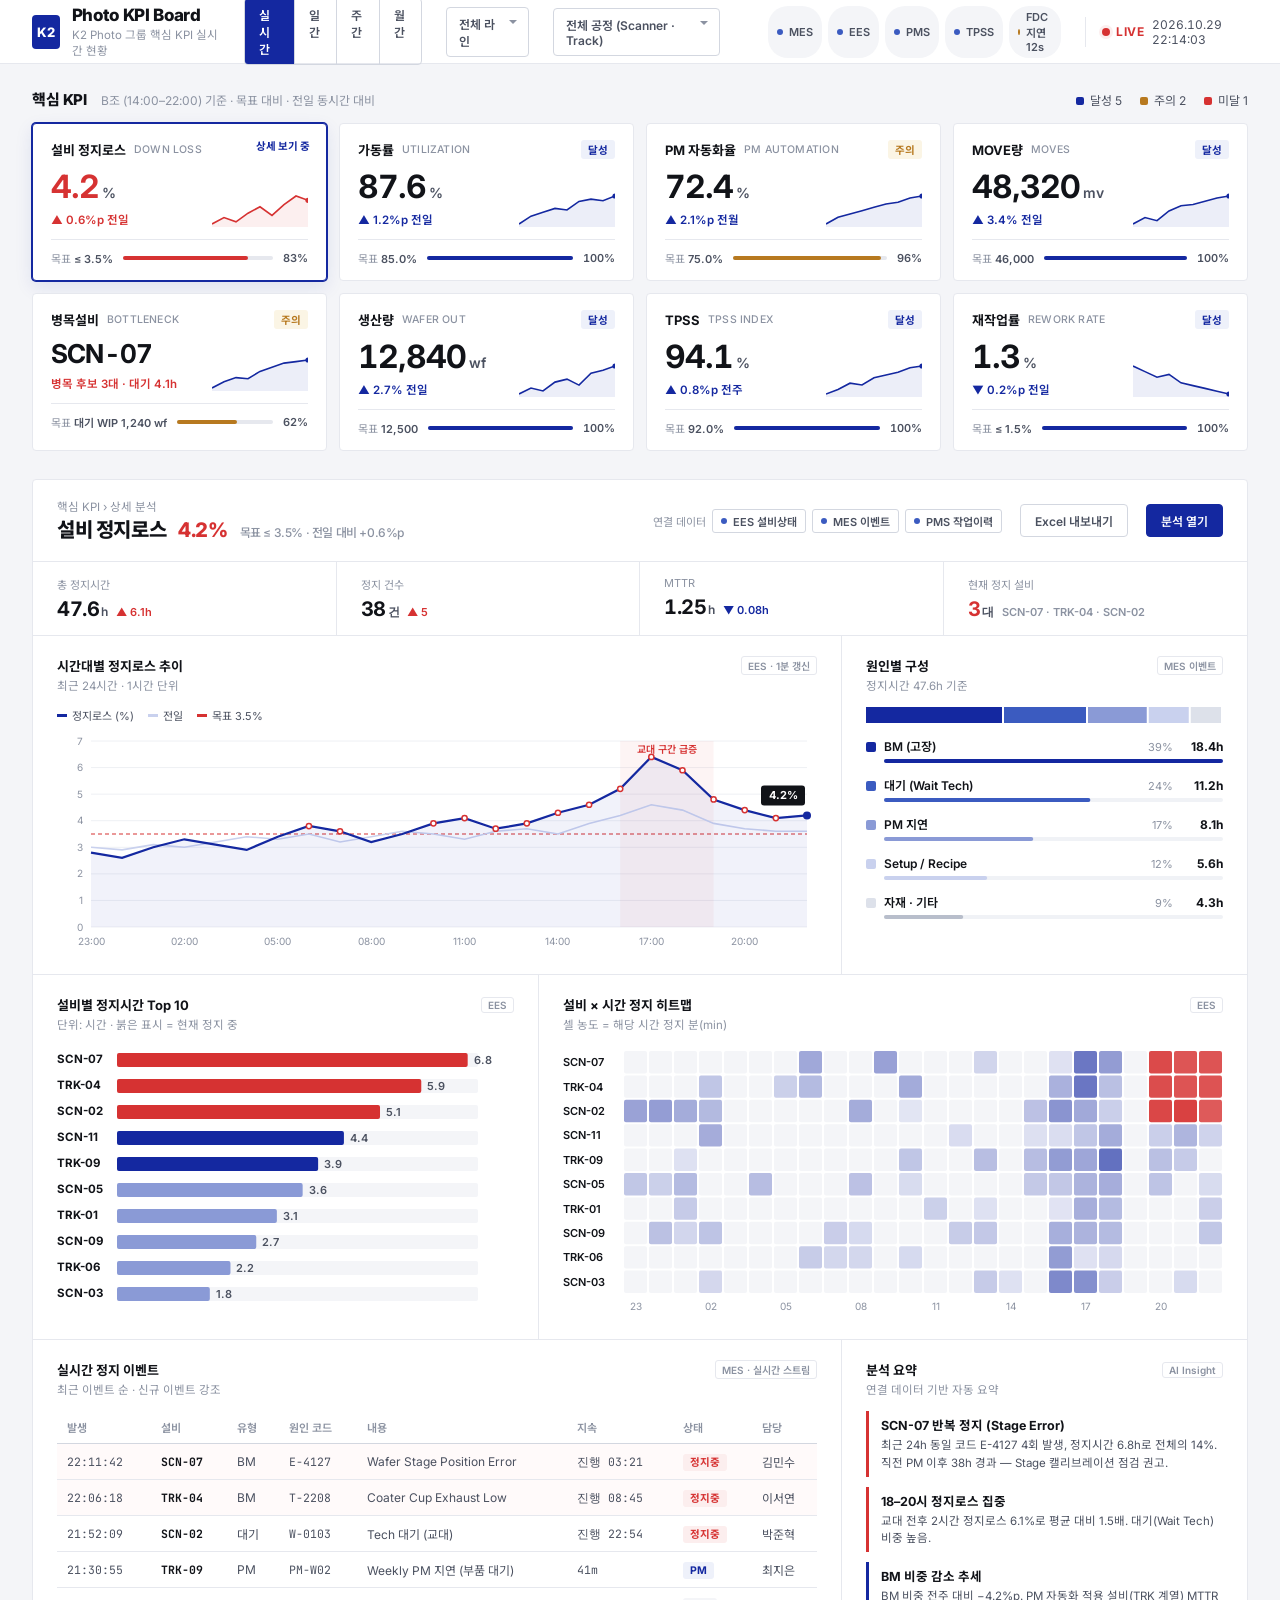
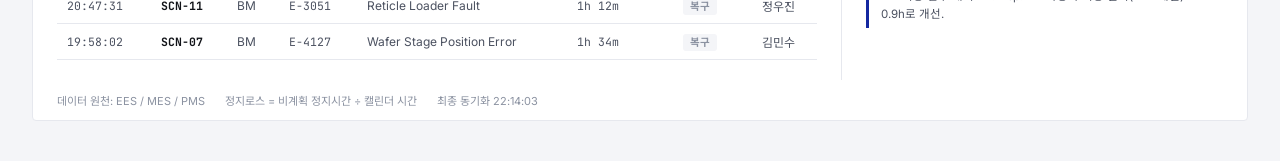
<file: mockup/index.html>
<!doctype html>
<html lang="ko">
<head>
<meta charset="utf-8">
<meta name="viewport" content="width=device-width, initial-scale=1">
<title>K2 Photo KPI Board</title>
<link rel="stylesheet" href="https://fonts.googleapis.com/css2?family=Inter:wght@400;500;600;700;800&family=Noto+Sans+KR:wght@400;500;700;800&family=JetBrains+Mono:wght@400;600&display=swap">
<style>
/* ─── Tokens (기존 대시보드 + 삼성 공식자료 톤: 네이비 / 그레이 / 레드 강조) ─── */
:root {
  --navy: #1428A0;
  --navy-dark: #0B1A6E;
  --navy-2: #3B5BC0;
  --navy-3: #8A9AD6;
  --navy-4: #C9D1EE;
  --navy-bg: #EEF1FA;
  --red: #D63232;
  --red-bg: #FCEEEE;
  --amber: #B7791F;
  --amber-bg: #FBF5E5;
  --ok: #1428A0;
  --bg: #F4F5F8;
  --white: #FFFFFF;
  --line: #E6E8EE;
  --line-strong: #D3D7E0;
  --text: #111318;
  --text2: #4B5160;
  --text3: #8B92A1;
  --radius: 4px;
  --mono: 'JetBrains Mono', monospace;
}
* { box-sizing: border-box; margin: 0; padding: 0; }
body {
  font-family: 'Inter', 'Noto Sans KR', 'WenQuanYi Zen Hei', sans-serif;
  background: var(--bg); color: var(--text);
  -webkit-font-smoothing: antialiased;
  font-size: 13px;
}
.num { font-family: 'Inter', sans-serif; font-feature-settings: "tnum"; }

/* ─── Header ─────────────────────────────── */
.topbar {
  background: var(--white); border-bottom: 1px solid var(--line);
  height: 64px; padding: 0 32px;
  display: flex; align-items: center; gap: 24px;
}
.brand { display: flex; align-items: center; gap: 12px; }
.brand-mark {
  width: 34px; height: 34px; border-radius: 4px; background: var(--navy);
  color: #fff; font-weight: 800; font-size: 13px; letter-spacing: -.02em;
  display: grid; place-items: center;
}
.brand-title { font-size: 17px; font-weight: 800; letter-spacing: -.02em; }
.brand-sub { font-size: 11.5px; color: var(--text3); margin-top: 1px; }
.seg { display: flex; border: 1px solid var(--line-strong); border-radius: var(--radius); overflow: hidden; }
.seg span { padding: 7px 14px; font-size: 12px; font-weight: 600; color: var(--text2); border-right: 1px solid var(--line-strong); }
.seg span:last-child { border-right: 0; }
.seg span.on { background: var(--navy); color: #fff; }
.select { border: 1px solid var(--line-strong); border-radius: var(--radius); padding: 7px 30px 7px 12px; font-size: 12px; font-weight: 600; color: var(--text2); position: relative; }
.select::after { content: ''; position: absolute; right: 11px; top: 12px; border: 4px solid transparent; border-top-color: var(--text3); }
.spacer { flex: 1; }
.sources { display: flex; gap: 6px; }
.src { font-size: 11px; font-weight: 600; color: var(--text2); padding: 4px 9px; border-radius: 20px; background: var(--bg); display: flex; align-items: center; gap: 6px; }
.dot { width: 6px; height: 6px; border-radius: 50%; background: var(--navy-2); }
.dot.warn { background: var(--amber); }
.live { display: flex; align-items: center; gap: 8px; font-size: 12px; color: var(--text2); padding-left: 16px; border-left: 1px solid var(--line); }
.live b { color: var(--red); font-weight: 700; letter-spacing: .04em; display: flex; align-items: center; gap: 6px; }
.live b::before { content: ''; width: 8px; height: 8px; border-radius: 50%; background: var(--red); box-shadow: 0 0 0 3px var(--red-bg); }

/* ─── Page ─────────────────────────────── */
.page { padding: 24px 32px 40px; }
.section-head { display: flex; align-items: baseline; gap: 14px; margin-bottom: 14px; }
.section-head h2 { font-size: 15px; font-weight: 800; letter-spacing: -.01em; }
.section-head .meta { font-size: 12px; color: var(--text3); }
.summary { margin-left: auto; display: flex; gap: 18px; font-size: 12px; color: var(--text2); }
.summary i { display: inline-block; width: 8px; height: 8px; border-radius: 2px; margin-right: 6px; vertical-align: 0; }

/* ─── KPI Cards ─────────────────────────────── */
.kpi-grid { display: grid; grid-template-columns: repeat(4, 1fr); gap: 12px; }
.kpi {
  background: var(--white); border: 1px solid var(--line); border-radius: var(--radius);
  padding: 16px 18px 14px; position: relative; cursor: pointer;
  transition: box-shadow .15s, border-color .15s;
}
.kpi:hover { border-color: var(--navy-4); box-shadow: 0 4px 14px rgba(20,40,160,.07); }
.kpi.sel { border-color: var(--navy); box-shadow: 0 0 0 1px var(--navy), 0 6px 18px rgba(20,40,160,.10); }
.kpi.sel::after { content: '상세 보기 중'; position: absolute; top: 14px; right: 16px; font-size: 10.5px; font-weight: 700; color: var(--navy); }
.kpi-top { display: flex; align-items: center; gap: 8px; }
.kpi-name { font-size: 13px; font-weight: 700; }
.kpi-en { font-size: 10.5px; color: var(--text3); font-weight: 500; letter-spacing: .02em; text-transform: uppercase; }
.badge { margin-left: auto; font-size: 10.5px; font-weight: 700; padding: 2px 7px; border-radius: 3px; }
.badge.ok { color: var(--navy); background: var(--navy-bg); }
.badge.warn { color: var(--amber); background: var(--amber-bg); }
.badge.bad { color: var(--red); background: var(--red-bg); }
.kpi.sel .badge { display: none; }
.kpi-body { display: flex; align-items: flex-end; justify-content: space-between; margin-top: 12px; gap: 10px; }
.kpi-val { font-size: 32px; font-weight: 700; letter-spacing: -.03em; line-height: 1; }
.kpi-val small { font-size: 14px; font-weight: 600; color: var(--text2); margin-left: 3px; letter-spacing: 0; }
.kpi-val.txt { font-size: 26px; }
.kpi-delta { font-size: 11.5px; font-weight: 600; margin-top: 8px; color: var(--text2); }
.up { color: var(--navy); } .down { color: var(--red); }
.kpi-foot { margin-top: 12px; padding-top: 10px; border-top: 1px solid var(--line); display: flex; align-items: center; gap: 10px; font-size: 11px; color: var(--text3); }
.bar { flex: 1; height: 4px; background: var(--line); border-radius: 2px; position: relative; overflow: visible; }
.bar > i { position: absolute; left: 0; top: 0; bottom: 0; border-radius: 2px; background: var(--navy); }
.bar > em { position: absolute; top: -3px; width: 2px; height: 10px; background: var(--text); }
.kpi-foot b { color: var(--text2); font-weight: 600; }

/* ─── Detail ─────────────────────────────── */
.detail { margin-top: 28px; background: var(--white); border: 1px solid var(--line); border-radius: var(--radius); }
.detail-head { padding: 18px 24px; border-bottom: 1px solid var(--line); display: flex; align-items: center; gap: 18px; }
.crumb { font-size: 11.5px; color: var(--text3); }
.detail-title { font-size: 20px; font-weight: 800; letter-spacing: -.02em; display: flex; align-items: baseline; gap: 12px; }
.detail-title .v { color: var(--red); font-size: 20px; }
.detail-title .t { font-size: 12px; font-weight: 500; color: var(--text3); }
.conn { display: flex; gap: 6px; align-items: center; font-size: 11px; color: var(--text3); }
.chip { border: 1px solid var(--line-strong); border-radius: 3px; padding: 3px 8px; font-size: 11px; font-weight: 600; color: var(--text2); display: flex; gap: 6px; align-items: center; }
.btn { border: 1px solid var(--line-strong); border-radius: var(--radius); padding: 7px 14px; font-size: 12px; font-weight: 600; color: var(--text2); background: #fff; }
.btn.primary { background: var(--navy); color: #fff; border-color: var(--navy); }

.dgrid { display: grid; grid-template-columns: repeat(12, 1fr); }
.panel { padding: 20px 24px; border-right: 1px solid var(--line); border-bottom: 1px solid var(--line); }
.panel.last { border-right: 0; }
.panel h3 { font-size: 13px; font-weight: 700; margin-bottom: 2px; display: flex; align-items: center; gap: 8px; }
.panel h3 .src-tag { font-size: 10px; font-weight: 600; color: var(--text3); border: 1px solid var(--line); padding: 1px 6px; border-radius: 3px; margin-left: auto; }
.panel .sub { font-size: 11.5px; color: var(--text3); margin-bottom: 14px; }
.c8 { grid-column: span 8; } .c4 { grid-column: span 4; } .c6 { grid-column: span 6; } .c5 { grid-column: span 5; } .c7 { grid-column: span 7; }
.legend { display: flex; gap: 14px; font-size: 11px; color: var(--text2); margin-bottom: 8px; }
.legend i { display: inline-block; width: 10px; height: 3px; margin-right: 5px; vertical-align: 3px; }
svg text { font-family: 'Inter', 'Noto Sans KR', sans-serif; }

/* stat mini row */
.mini { display: grid; grid-template-columns: repeat(4, 1fr); border-bottom: 1px solid var(--line); }
.mini div { padding: 14px 24px; border-right: 1px solid var(--line); }
.mini div:last-child { border-right: 0; }
.mini span { display: block; font-size: 11px; color: var(--text3); margin-bottom: 5px; }
.mini b { font-size: 20px; font-weight: 700; letter-spacing: -.02em; }
.mini b small { font-size: 12px; color: var(--text2); font-weight: 600; margin-left: 2px; }
.mini em { font-style: normal; font-size: 11px; font-weight: 600; margin-left: 8px; }

/* table */
table { width: 100%; border-collapse: collapse; font-size: 12px; }
th { text-align: left; font-size: 11px; color: var(--text3); font-weight: 600; padding: 8px 10px; border-bottom: 1px solid var(--line-strong); }
td { padding: 9px 10px; border-bottom: 1px solid var(--line); color: var(--text2); }
td.eq { font-weight: 700; color: var(--text); }
td.mono, .mono { font-family: var(--mono); font-size: 11.5px; }
.st { font-size: 10.5px; font-weight: 700; padding: 2px 7px; border-radius: 3px; }
.st.run { color: var(--red); background: var(--red-bg); }
.st.done { color: var(--text3); background: var(--bg); }
.st.pm { color: var(--navy); background: var(--navy-bg); }
tr.new td { background: #FFFAFA; }

/* insight */
.insight { display: flex; flex-direction: column; gap: 10px; }
.ins { border-left: 3px solid var(--navy); padding: 4px 0 4px 12px; }
.ins.r { border-left-color: var(--red); }
.ins b { display: block; font-size: 12.5px; margin-bottom: 3px; }
.ins p { font-size: 11.5px; color: var(--text2); line-height: 1.55; }
.foot-note { padding: 12px 24px; font-size: 11px; color: var(--text3); display: flex; gap: 20px; }
</style>
</head>
<body>

<header class="topbar">
  <div class="brand">
    <div class="brand-mark">K2</div>
    <div>
      <div class="brand-title">Photo KPI Board</div>
      <div class="brand-sub">K2 Photo 그룹 핵심 KPI 실시간 현황</div>
    </div>
  </div>
  <div class="seg"><span class="on">실시간</span><span>일간</span><span>주간</span><span>월간</span></div>
  <div class="select">전체 라인</div>
  <div class="select">전체 공정 (Scanner · Track)</div>
  <div class="spacer"></div>
  <div class="sources">
    <span class="src"><i class="dot"></i>MES</span>
    <span class="src"><i class="dot"></i>EES</span>
    <span class="src"><i class="dot"></i>PMS</span>
    <span class="src"><i class="dot"></i>TPSS</span>
    <span class="src"><i class="dot warn"></i>FDC 지연 12s</span>
  </div>
  <div class="live"><b>LIVE</b><span class="num">2026.10.29 22:14:03</span></div>
</header>

<main class="page">
  <div class="section-head">
    <h2>핵심 KPI</h2>
    <span class="meta">B조 (14:00–22:00) 기준 · 목표 대비 · 전일 동시간 대비</span>
    <div class="summary">
      <span><i style="background:var(--navy)"></i>달성 5</span>
      <span><i style="background:var(--amber)"></i>주의 2</span>
      <span><i style="background:var(--red)"></i>미달 1</span>
    </div>
  </div>

  <section class="kpi-grid" id="kpis"></section>

  <!-- ─── 선택된 KPI 상세 (설비 정지로스) ─── -->
  <section class="detail">
    <div class="detail-head">
      <div>
        <div class="crumb">핵심 KPI › 상세 분석</div>
        <div class="detail-title">설비 정지로스 <span class="v num">4.2%</span><span class="t">목표 ≤ 3.5% · 전일 대비 +0.6%p</span></div>
      </div>
      <div class="spacer"></div>
      <div class="conn">연결 데이터
        <span class="chip"><i class="dot"></i>EES 설비상태</span>
        <span class="chip"><i class="dot"></i>MES 이벤트</span>
        <span class="chip"><i class="dot"></i>PMS 작업이력</span>
      </div>
      <span class="btn">Excel 내보내기</span>
      <span class="btn primary">분석 열기</span>
    </div>

    <div class="mini">
      <div><span>총 정지시간</span><b class="num">47.6<small>h</small></b><em class="down">▲ 6.1h</em></div>
      <div><span>정지 건수</span><b class="num">38<small>건</small></b><em class="down">▲ 5</em></div>
      <div><span>MTTR</span><b class="num">1.25<small>h</small></b><em class="up">▼ 0.08h</em></div>
      <div><span>현재 정지 설비</span><b class="num" style="color:var(--red)">3<small>대</small></b><em style="color:var(--text3)">SCN-07 · TRK-04 · SCN-02</em></div>
    </div>

    <div class="dgrid">
      <div class="panel c8">
        <h3>시간대별 정지로스 추이 <span class="src-tag">EES · 1분 갱신</span></h3>
        <div class="sub">최근 24시간 · 1시간 단위</div>
        <div class="legend"><span><i style="background:var(--navy)"></i>정지로스 (%)</span><span><i style="background:var(--navy-4)"></i>전일</span><span><i style="background:var(--red)"></i>목표 3.5%</span></div>
        <svg id="trend" width="100%" height="220"></svg>
      </div>
      <div class="panel c4 last">
        <h3>원인별 구성 <span class="src-tag">MES 이벤트</span></h3>
        <div class="sub">정지시간 47.6h 기준</div>
        <svg id="cause" width="100%" height="240"></svg>
      </div>

      <div class="panel c5">
        <h3>설비별 정지시간 Top 10 <span class="src-tag">EES</span></h3>
        <div class="sub">단위: 시간 · 붉은 표시 = 현재 정지 중</div>
        <svg id="rank" width="100%" height="270"></svg>
      </div>
      <div class="panel c7 last">
        <h3>설비 × 시간 정지 히트맵 <span class="src-tag">EES</span></h3>
        <div class="sub">셀 농도 = 해당 시간 정지 분(min)</div>
        <svg id="heat" width="100%" height="270"></svg>
      </div>

      <div class="panel c8" style="border-bottom:0">
        <h3>실시간 정지 이벤트 <span class="src-tag">MES · 실시간 스트림</span></h3>
        <div class="sub">최근 이벤트 순 · 신규 이벤트 강조</div>
        <table>
          <thead><tr><th>발생</th><th>설비</th><th>유형</th><th>원인 코드</th><th>내용</th><th>지속</th><th>상태</th><th>담당</th></tr></thead>
          <tbody id="events"></tbody>
        </table>
      </div>
      <div class="panel c4 last" style="border-bottom:0">
        <h3>분석 요약 <span class="src-tag">AI Insight</span></h3>
        <div class="sub">연결 데이터 기반 자동 요약</div>
        <div class="insight">
          <div class="ins r"><b>SCN-07 반복 정지 (Stage Error)</b><p>최근 24h 동일 코드 E-4127 4회 발생, 정지시간 6.8h로 전체의 14%. 직전 PM 이후 38h 경과 — Stage 캘리브레이션 점검 권고.</p></div>
          <div class="ins r"><b>18–20시 정지로스 집중</b><p>교대 전후 2시간 정지로스 6.1%로 평균 대비 1.5배. 대기(Wait Tech) 비중 높음.</p></div>
          <div class="ins"><b>BM 비중 감소 추세</b><p>BM 비중 전주 대비 −4.2%p. PM 자동화 적용 설비(TRK 계열) MTTR 0.9h로 개선.</p></div>
        </div>
      </div>
    </div>
    <div class="foot-note"><span>데이터 원천: EES / MES / PMS</span><span>정지로스 = 비계획 정지시간 ÷ 캘린더 시간</span><span>최종 동기화 22:14:03</span></div>
  </section>
</main>

<script>
// ─── Mock data ────────────────────────────────
const KPIS = [
  { name: '설비 정지로스', en: 'Down Loss', val: '4.2', unit: '%', target: '≤ 3.5%', pct: 83, delta: '▲ 0.6%p 전일', dc: 'down', st: 'bad', sel: true, spark: [3.1,3.4,3.2,3.6,3.9,3.5,4.0,4.4,4.2] },
  { name: '가동률', en: 'Utilization', val: '87.6', unit: '%', target: '85.0%', pct: 100, delta: '▲ 1.2%p 전일', dc: 'up', st: 'ok', spark: [84,85,85.5,86,85.8,86.9,87.2,87,87.6] },
  { name: 'PM 자동화율', en: 'PM Automation', val: '72.4', unit: '%', target: '75.0%', pct: 96, delta: '▲ 2.1%p 전월', dc: 'up', st: 'warn', spark: [64,66,67,68,69,70,70.5,71.8,72.4] },
  { name: 'MOVE량', en: 'Moves', val: '48,320', unit: 'mv', target: '46,000', pct: 100, delta: '▲ 3.4% 전일', dc: 'up', st: 'ok', spark: [44,45,44.5,46,46.8,47,47.5,48,48.3] },
  { name: '병목설비', en: 'Bottleneck', val: 'SCN-07', unit: '', txt: true, target: '대기 WIP 1,240 wf', pct: 62, delta: '병목 후보 3대 · 대기 4.1h', dc: 'down', st: 'warn', spark: [700,820,900,880,1020,1100,1180,1210,1240] },
  { name: '생산량', en: 'Wafer Out', val: '12,840', unit: 'wf', target: '12,500', pct: 100, delta: '▲ 2.7% 전일', dc: 'up', st: 'ok', spark: [11.9,12.1,12.0,12.3,12.4,12.2,12.6,12.7,12.84] },
  { name: 'TPSS', en: 'TPSS Index', val: '94.1', unit: '%', target: '92.0%', pct: 100, delta: '▲ 0.8%p 전주', dc: 'up', st: 'ok', spark: [91,91.5,92.2,92,92.8,93.1,93.4,93.9,94.1] },
  { name: '재작업률', en: 'Rework Rate', val: '1.3', unit: '%', target: '≤ 1.5%', pct: 100, delta: '▼ 0.2%p 전일', dc: 'up', st: 'ok', spark: [1.8,1.7,1.6,1.65,1.5,1.45,1.4,1.35,1.3] },
];
const BADGE = { ok: '달성', warn: '주의', bad: '미달' };

const NS = 'http://www.w3.org/2000/svg';
function el(tag, attrs, parent, text) {
  const e = document.createElementNS(NS, tag);
  for (const k in attrs) e.setAttribute(k, attrs[k]);
  if (text != null) e.textContent = text;
  if (parent) parent.appendChild(e);
  return e;
}
function sparkSVG(data, color) {
  const w = 96, h = 34, mn = Math.min(...data), mx = Math.max(...data);
  const pts = data.map((v, i) => [i / (data.length - 1) * w, h - 3 - (v - mn) / (mx - mn || 1) * (h - 6)]);
  const d = pts.map((p, i) => (i ? 'L' : 'M') + p[0].toFixed(1) + ' ' + p[1].toFixed(1)).join(' ');
  const last = pts[pts.length - 1];
  return `<svg width="${w}" height="${h}"><path d="${d} L${w} ${h} L0 ${h}Z" fill="${color}" opacity=".08"/><path d="${d}" fill="none" stroke="${color}" stroke-width="1.6"/><circle cx="${last[0]}" cy="${last[1]}" r="2.6" fill="${color}"/></svg>`;
}

// ─── KPI cards ────────────────────────────────
document.getElementById('kpis').innerHTML = KPIS.map(k => {
  const color = k.st === 'bad' ? '#D63232' : '#1428A0';
  return `<article class="kpi ${k.sel ? 'sel' : ''}">
    <div class="kpi-top"><span class="kpi-name">${k.name}</span><span class="kpi-en">${k.en}</span><span class="badge ${k.st}">${BADGE[k.st]}</span></div>
    <div class="kpi-body">
      <div>
        <div class="kpi-val num ${k.txt ? 'txt' : ''}" style="${k.st === 'bad' ? 'color:var(--red)' : ''}">${k.val}<small>${k.unit}</small></div>
        <div class="kpi-delta ${k.dc}">${k.delta}</div>
      </div>
      ${sparkSVG(k.spark, color)}
    </div>
    <div class="kpi-foot"><span>목표 <b>${k.target}</b></span><div class="bar"><i style="width:${k.pct}%;background:${k.st === 'bad' ? 'var(--red)' : k.st === 'warn' ? 'var(--amber)' : 'var(--navy)'}"></i></div><b class="num">${k.pct}%</b></div>
  </article>`;
}).join('');

// ─── Trend chart ────────────────────────────────
(function () {
  const svg = document.getElementById('trend');
  const W = svg.clientWidth, H = 220, L = 34, R = 10, T = 10, B = 24;
  const today = [2.8,2.6,3.0,3.3,3.1,2.9,3.4,3.8,3.6,3.2,3.5,3.9,4.1,3.7,3.9,4.3,4.6,5.2,6.4,5.9,4.8,4.4,4.1,4.2];
  const yest  = [3.0,2.9,3.1,3.0,3.2,3.4,3.3,3.5,3.2,3.4,3.6,3.5,3.3,3.6,3.7,3.5,3.9,4.2,4.6,4.4,3.9,3.7,3.6,3.6];
  const ymax = 7, x = i => L + i / 23 * (W - L - R), y = v => T + (1 - v / ymax) * (H - T - B);
  for (let v = 0; v <= 7; v++) {
    el('line', { x1: L, x2: W - R, y1: y(v), y2: y(v), stroke: '#EEF0F4' }, svg);
    if (v % 1 === 0) el('text', { x: L - 8, y: y(v) + 3.5, 'text-anchor': 'end', 'font-size': 10, fill: '#8B92A1' }, svg, v);
  }
  for (let i = 0; i < 24; i += 3) el('text', { x: x(i), y: H - 6, 'text-anchor': 'middle', 'font-size': 10, fill: '#8B92A1' }, svg, String((22 + i + 1) % 24).padStart(2, '0') + ':00');
  el('rect', { x: x(17), y: T, width: x(20) - x(17), height: H - T - B, fill: '#D63232', opacity: .05 }, svg);
  el('text', { x: x(18.5), y: T + 12, 'text-anchor': 'middle', 'font-size': 10, fill: '#D63232', 'font-weight': 600 }, svg, '교대 구간 급증');
  el('line', { x1: L, x2: W - R, y1: y(3.5), y2: y(3.5), stroke: '#D63232', 'stroke-dasharray': '4 3', 'stroke-width': 1.2 }, svg);
  const path = a => a.map((v, i) => (i ? 'L' : 'M') + x(i).toFixed(1) + ' ' + y(v).toFixed(1)).join(' ');
  el('path', { d: path(yest), fill: 'none', stroke: '#C9D1EE', 'stroke-width': 1.6 }, svg);
  el('path', { d: path(today) + ` L${x(23)} ${y(0)} L${x(0)} ${y(0)}Z`, fill: '#1428A0', opacity: .06 }, svg);
  el('path', { d: path(today), fill: 'none', stroke: '#1428A0', 'stroke-width': 2.2 }, svg);
  today.forEach((v, i) => { if (v > 3.5) el('circle', { cx: x(i), cy: y(v), r: 2.6, fill: '#fff', stroke: '#D63232', 'stroke-width': 1.5 }, svg); });
  el('circle', { cx: x(23), cy: y(4.2), r: 4, fill: '#1428A0' }, svg);
  el('rect', { x: x(23) - 46, y: y(4.2) - 30, width: 44, height: 20, rx: 3, fill: '#111318' }, svg);
  el('text', { x: x(23) - 24, y: y(4.2) - 16.5, 'text-anchor': 'middle', 'font-size': 11, fill: '#fff', 'font-weight': 700 }, svg, '4.2%');
})();

// ─── Cause breakdown (horizontal bars) ────────────────────────────────
(function () {
  const svg = document.getElementById('cause');
  const W = svg.clientWidth;
  const data = [['BM (고장)', 18.4, '#1428A0'], ['대기 (Wait Tech)', 11.2, '#3B5BC0'], ['PM 지연', 8.1, '#8A9AD6'], ['Setup / Recipe', 5.6, '#C9D1EE'], ['자재 · 기타', 4.3, '#DDE1EA']];
  const tot = data.reduce((s, d) => s + d[1], 0);
  let cx = 0;
  data.forEach(d => { const w = d[1] / tot * W; el('rect', { x: cx, y: 0, width: Math.max(w - 2, 1), height: 16, fill: d[2] }, svg); cx += w; });
  data.forEach((d, i) => {
    const yy = 44 + i * 39;
    el('rect', { x: 0, y: yy - 9, width: 10, height: 10, fill: d[2], rx: 2 }, svg);
    el('text', { x: 18, y: yy, 'font-size': 12, fill: '#111318', 'font-weight': 600 }, svg, d[0]);
    el('text', { x: W, y: yy, 'text-anchor': 'end', 'font-size': 12, fill: '#111318', 'font-weight': 700 }, svg, d[1].toFixed(1) + 'h');
    el('text', { x: W - 50, y: yy, 'text-anchor': 'end', 'font-size': 11, fill: '#8B92A1' }, svg, (d[1] / tot * 100).toFixed(0) + '%');
    el('rect', { x: 18, y: yy + 8, width: W - 18, height: 4, fill: '#F0F2F6', rx: 2 }, svg);
    el('rect', { x: 18, y: yy + 8, width: (W - 18) * d[1] / data[0][1], height: 4, fill: d[2] === '#DDE1EA' ? '#B8BECB' : d[2], rx: 2 }, svg);
  });
})();

// ─── Equipment ranking ────────────────────────────────
const EQ = [['SCN-07', 6.8, 1], ['TRK-04', 5.9, 1], ['SCN-02', 5.1, 1], ['SCN-11', 4.4, 0], ['TRK-09', 3.9, 0], ['SCN-05', 3.6, 0], ['TRK-01', 3.1, 0], ['SCN-09', 2.7, 0], ['TRK-06', 2.2, 0], ['SCN-03', 1.8, 0]];
(function () {
  const svg = document.getElementById('rank');
  const W = svg.clientWidth, L = 60, R = 36, rowH = 26;
  EQ.forEach((d, i) => {
    const yy = 4 + i * rowH, w = (W - L - R) * d[1] / 7;
    el('text', { x: 0, y: yy + 13, 'font-size': 11.5, fill: '#111318', 'font-weight': 700, 'font-family': 'JetBrains Mono' }, svg, d[0]);
    el('rect', { x: L, y: yy + 3, width: W - L - R, height: 14, fill: '#F4F5F8', rx: 2 }, svg);
    el('rect', { x: L, y: yy + 3, width: w, height: 14, fill: d[2] ? '#D63232' : i < 5 ? '#1428A0' : '#8A9AD6', rx: 2 }, svg);
    el('text', { x: L + w + 6, y: yy + 14, 'font-size': 11, fill: '#4B5160', 'font-weight': 600 }, svg, d[1].toFixed(1));
  });
})();

// ─── Heatmap ────────────────────────────────
(function () {
  const svg = document.getElementById('heat');
  const W = svg.clientWidth, L = 60, T = 4, B = 22, rows = EQ.length, cols = 24;
  const cw = (W - L) / cols, ch = (270 - T - B) / rows;
  let seed = 7; const rnd = () => (seed = (seed * 9301 + 49297) % 233280) / 233280;
  EQ.forEach((d, r) => {
    el('text', { x: 0, y: T + r * ch + ch / 2 + 4, 'font-size': 11, fill: '#111318', 'font-weight': 600, 'font-family': 'JetBrains Mono' }, svg, d[0]);
    for (let c = 0; c < cols; c++) {
      let v = rnd() < 0.62 ? 0 : rnd() * 30 * (d[1] / 6);
      if (c >= 17 && c <= 19) v += rnd() * 25;
      if (d[2] && c >= 21) v = 45 + rnd() * 15;
      const a = Math.min(v / 60, 1);
      const fill = v === 0 ? '#F4F5F8' : (d[2] && c >= 21 ? `rgba(214,50,50,${0.35 + a * 0.6})` : `rgba(20,40,160,${0.12 + a * 0.85})`);
      el('rect', { x: L + c * cw + 1, y: T + r * ch + 1, width: cw - 2, height: ch - 2, fill, rx: 2 }, svg);
    }
  });
  for (let c = 0; c < cols; c += 3) el('text', { x: L + c * cw + cw / 2, y: 270 - 6, 'text-anchor': 'middle', 'font-size': 10, fill: '#8B92A1' }, svg, String((22 + c + 1) % 24).padStart(2, '0'));
})();

// ─── Events table ────────────────────────────────
const EV = [
  ['22:11:42', 'SCN-07', 'BM', 'E-4127', 'Wafer Stage Position Error', '진행 03:21', 'run', '정지중', '김민수', 1],
  ['22:06:18', 'TRK-04', 'BM', 'T-2208', 'Coater Cup Exhaust Low', '진행 08:45', 'run', '정지중', '이서연', 1],
  ['21:52:09', 'SCN-02', '대기', 'W-0103', 'Tech 대기 (교대)', '진행 22:54', 'run', '정지중', '박준혁', 0],
  ['21:30:55', 'TRK-09', 'PM', 'PM-W02', 'Weekly PM 지연 (부품 대기)', '41m', 'pm', 'PM', '최지은', 0],
  ['20:47:31', 'SCN-11', 'BM', 'E-3051', 'Reticle Loader Fault', '1h 12m', 'done', '복구', '정우진', 0],
  ['19:58:02', 'SCN-07', 'BM', 'E-4127', 'Wafer Stage Position Error', '1h 34m', 'done', '복구', '김민수', 0],
];
document.getElementById('events').innerHTML = EV.map(e =>
  `<tr class="${e[9] ? 'new' : ''}"><td class="mono">${e[0]}</td><td class="eq mono">${e[1]}</td><td>${e[2]}</td><td class="mono">${e[3]}</td><td>${e[4]}</td><td class="mono">${e[5]}</td><td><span class="st ${e[6]}">${e[7]}</span></td><td>${e[8]}</td></tr>`
).join('');
</script>
</body>
</html>
</file>
